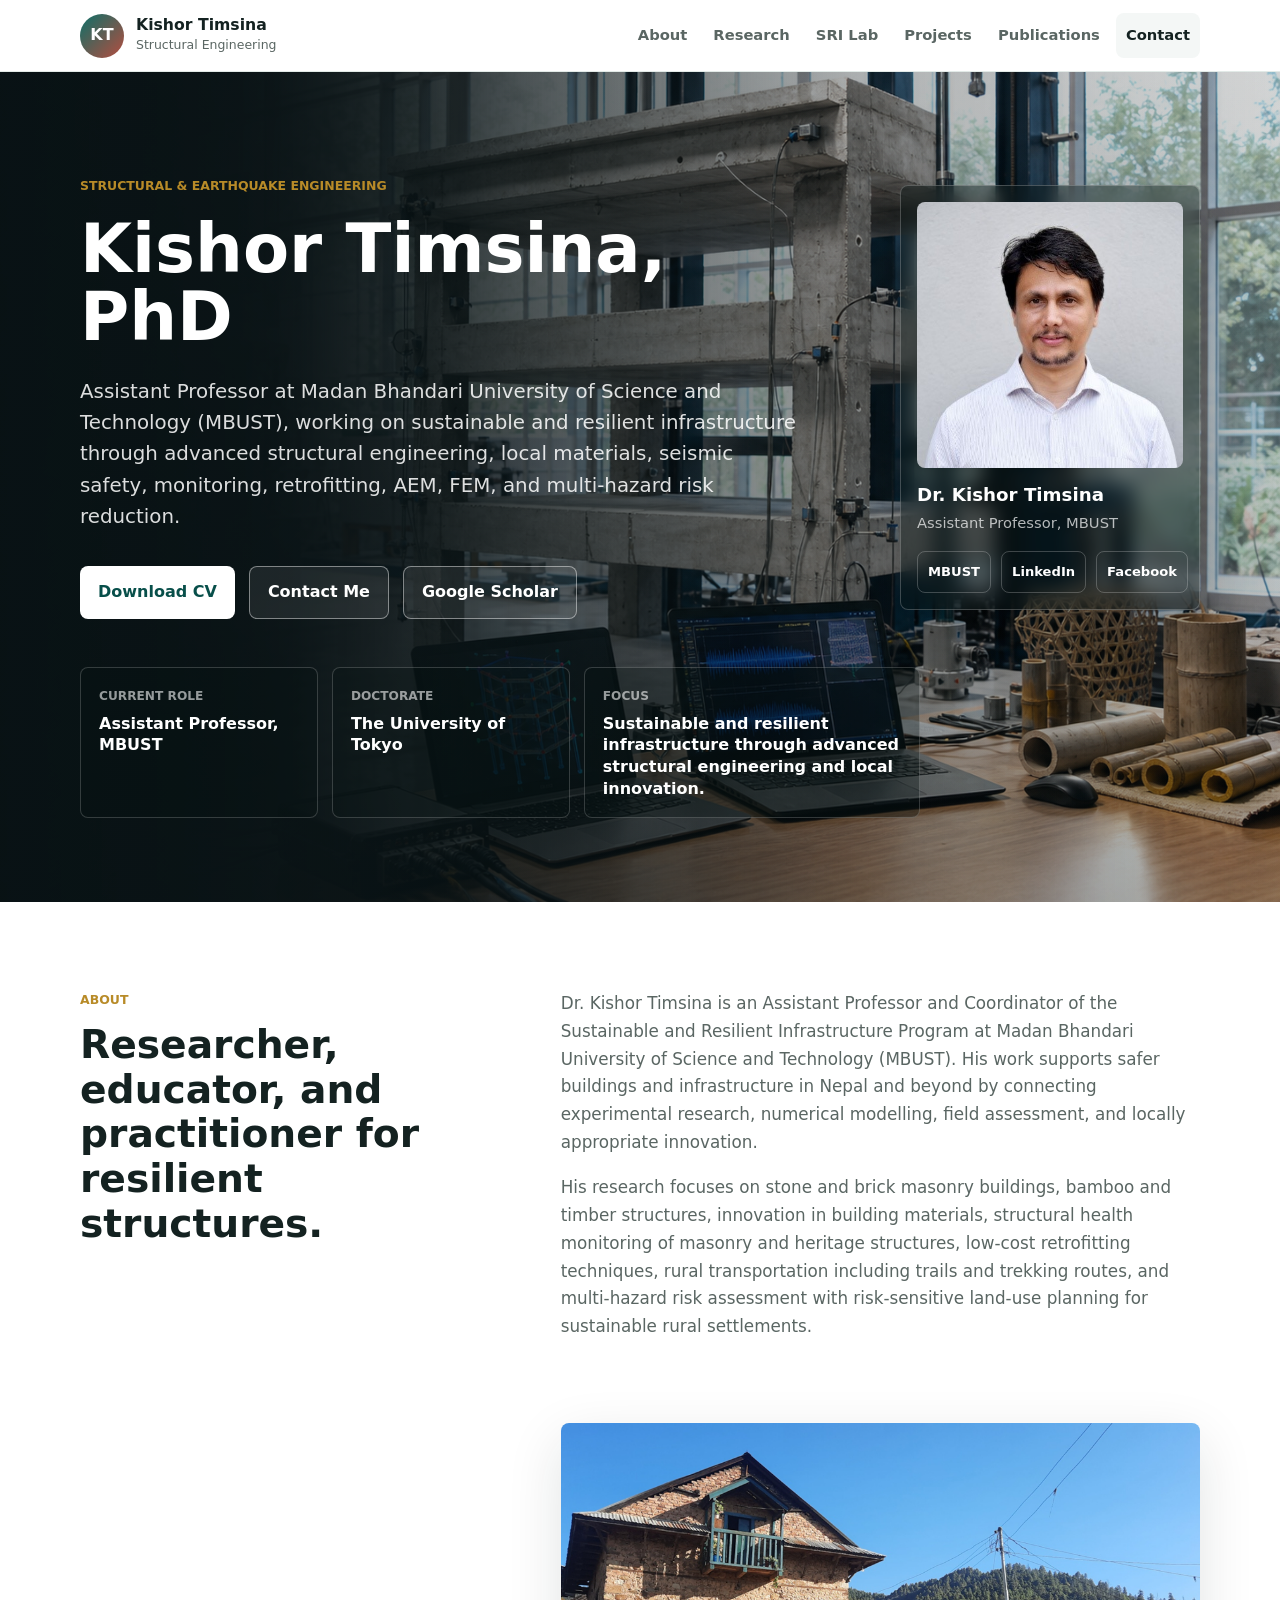
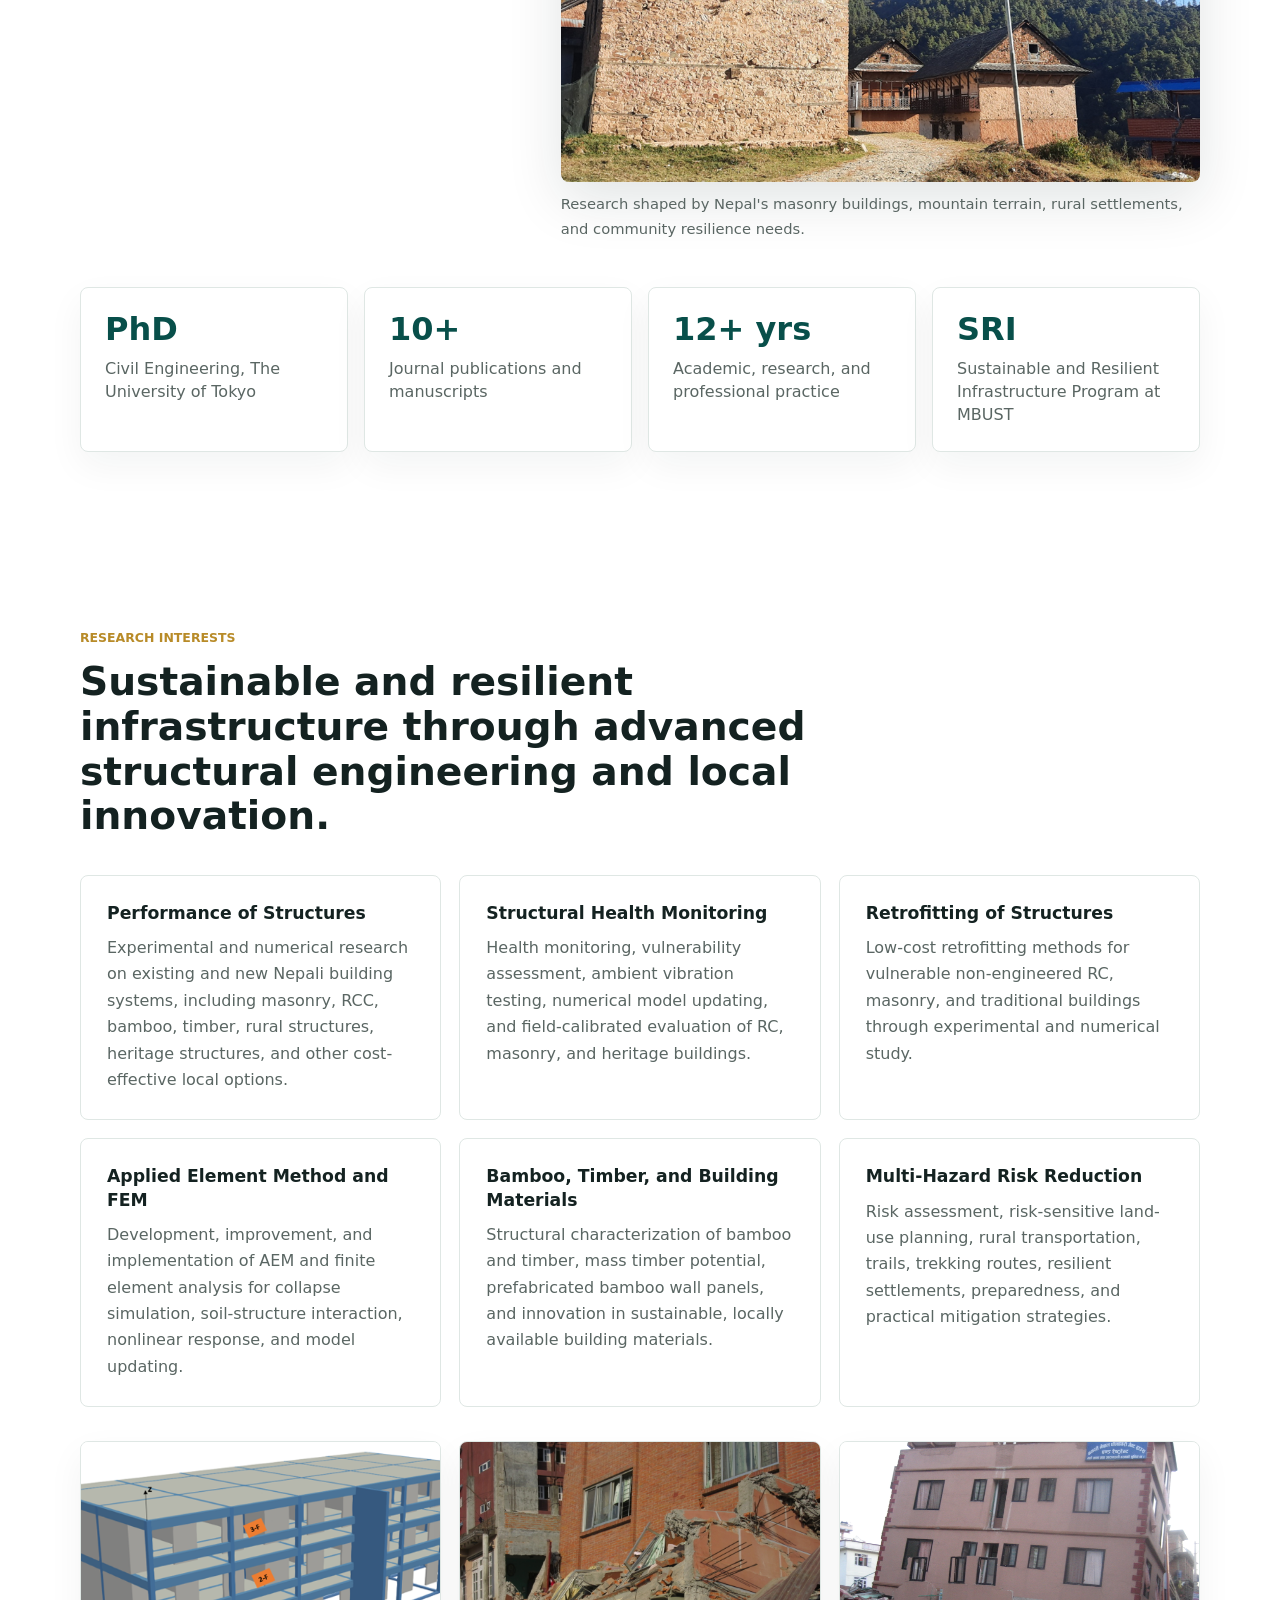
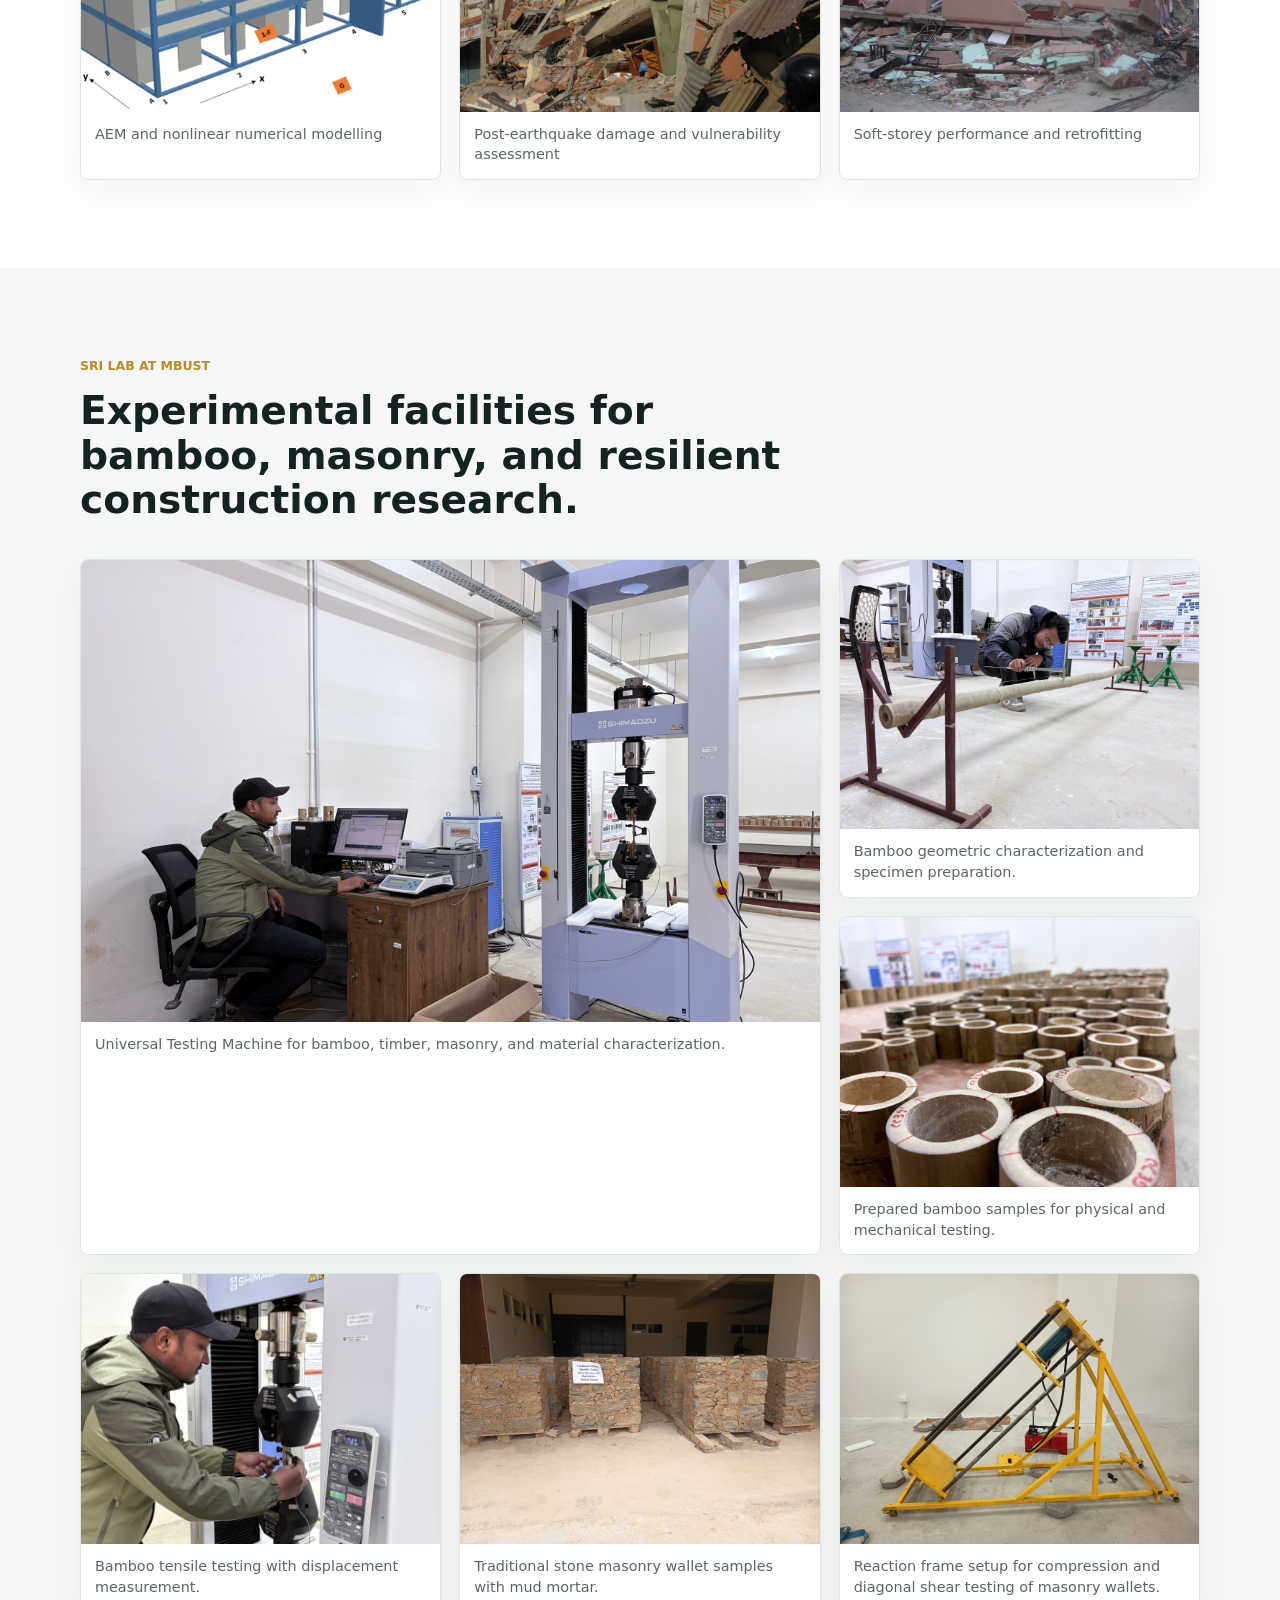
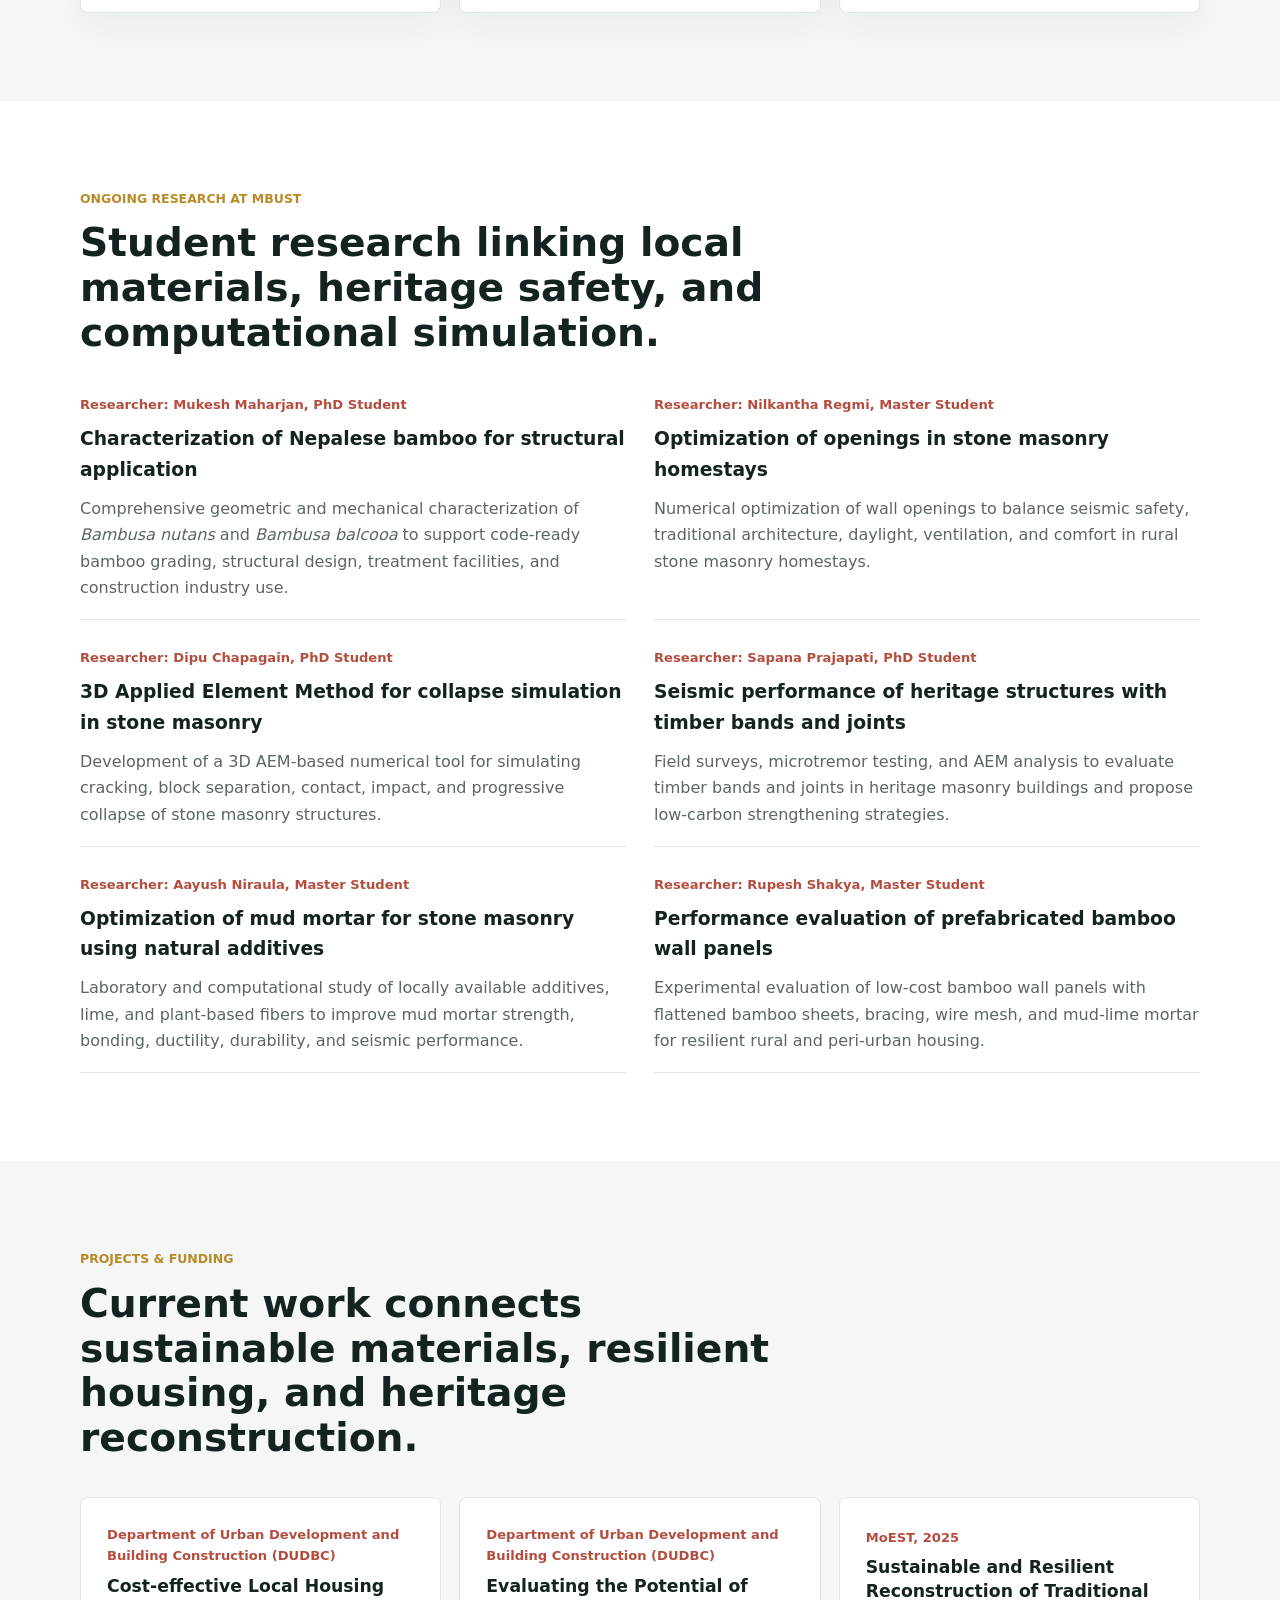
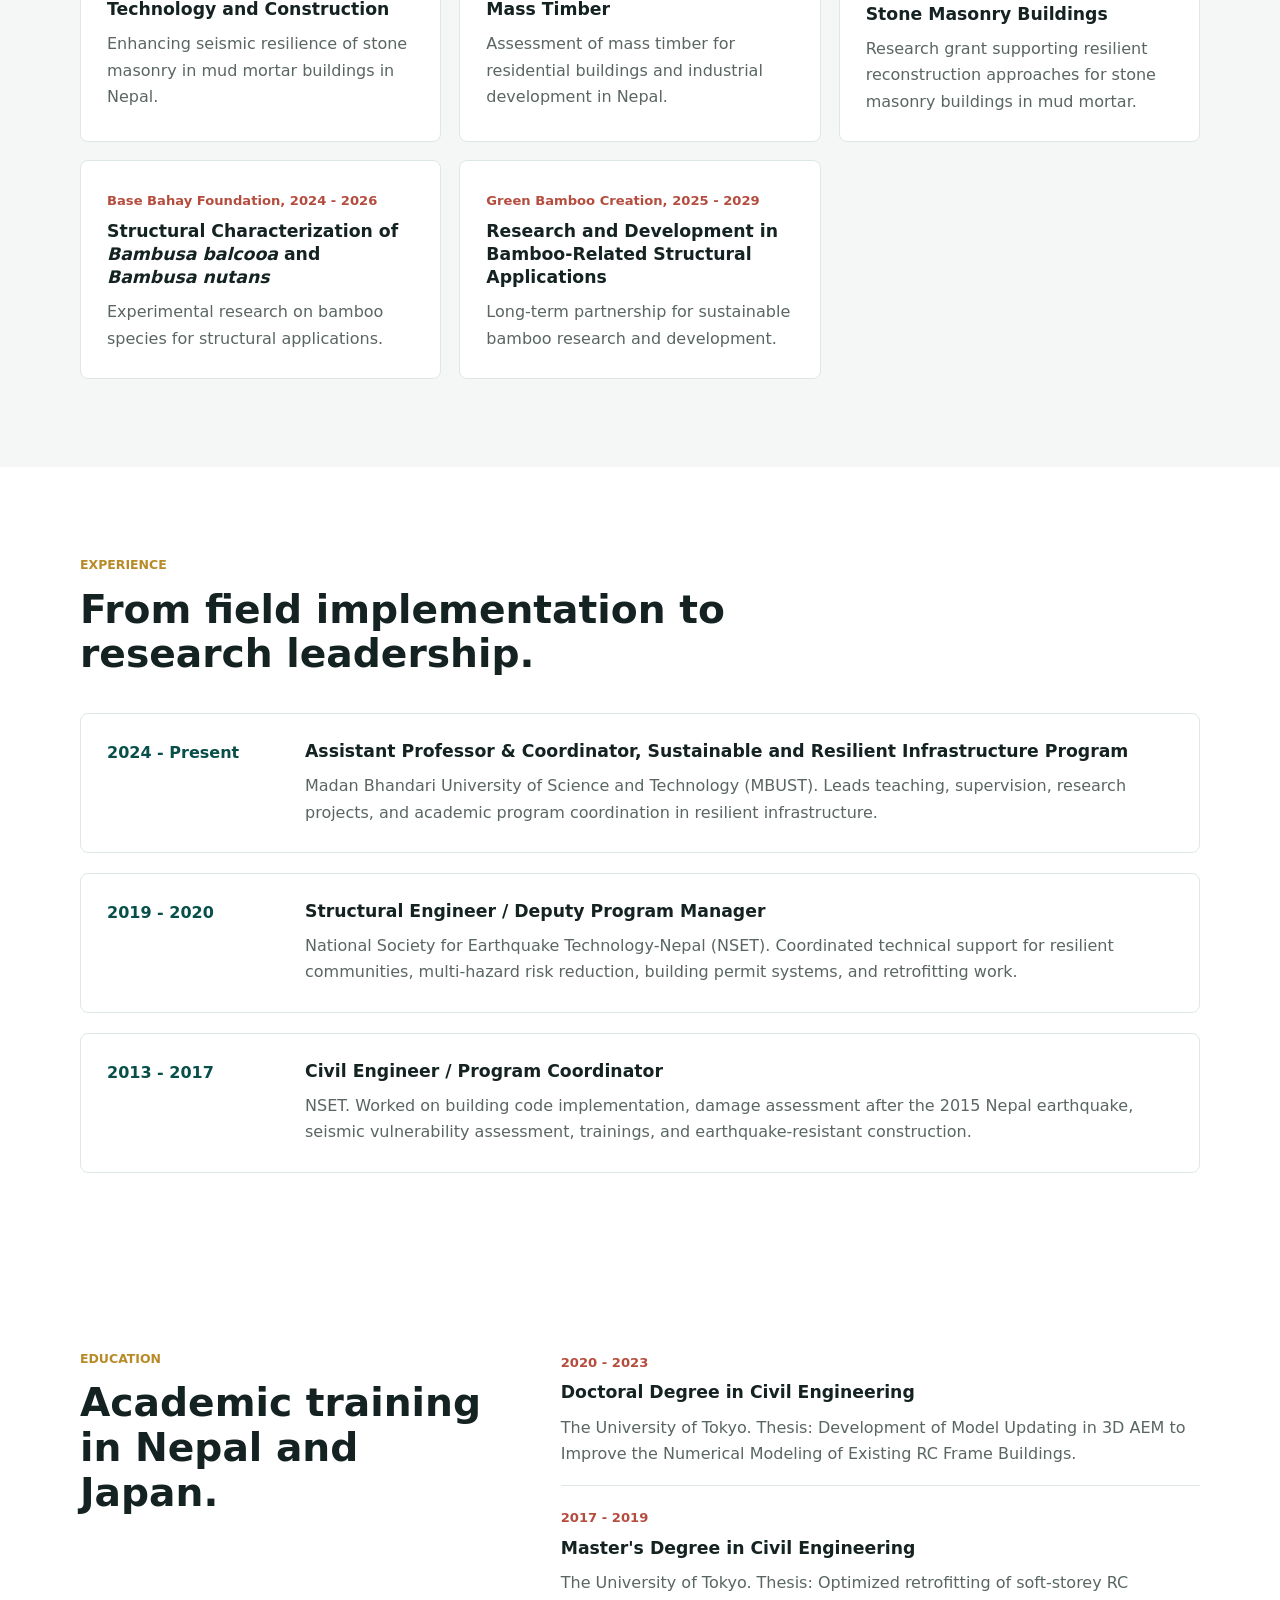
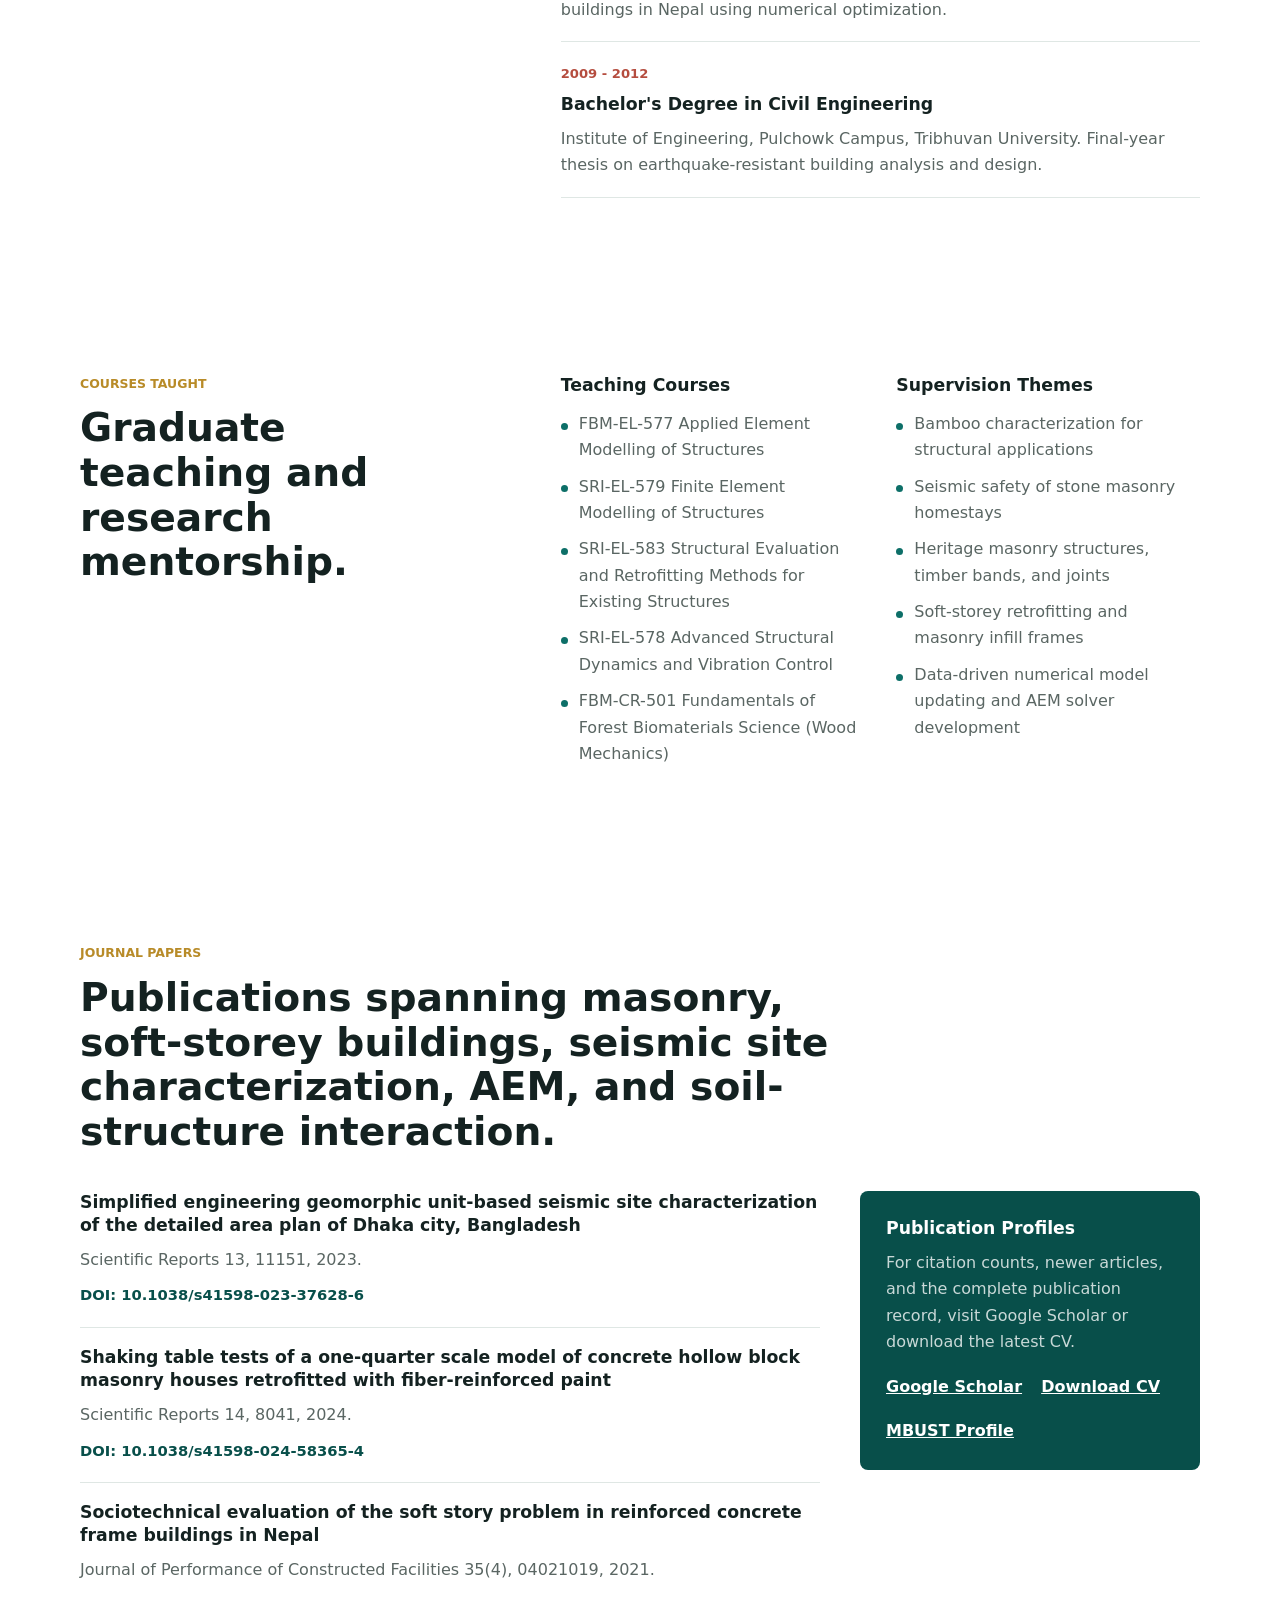
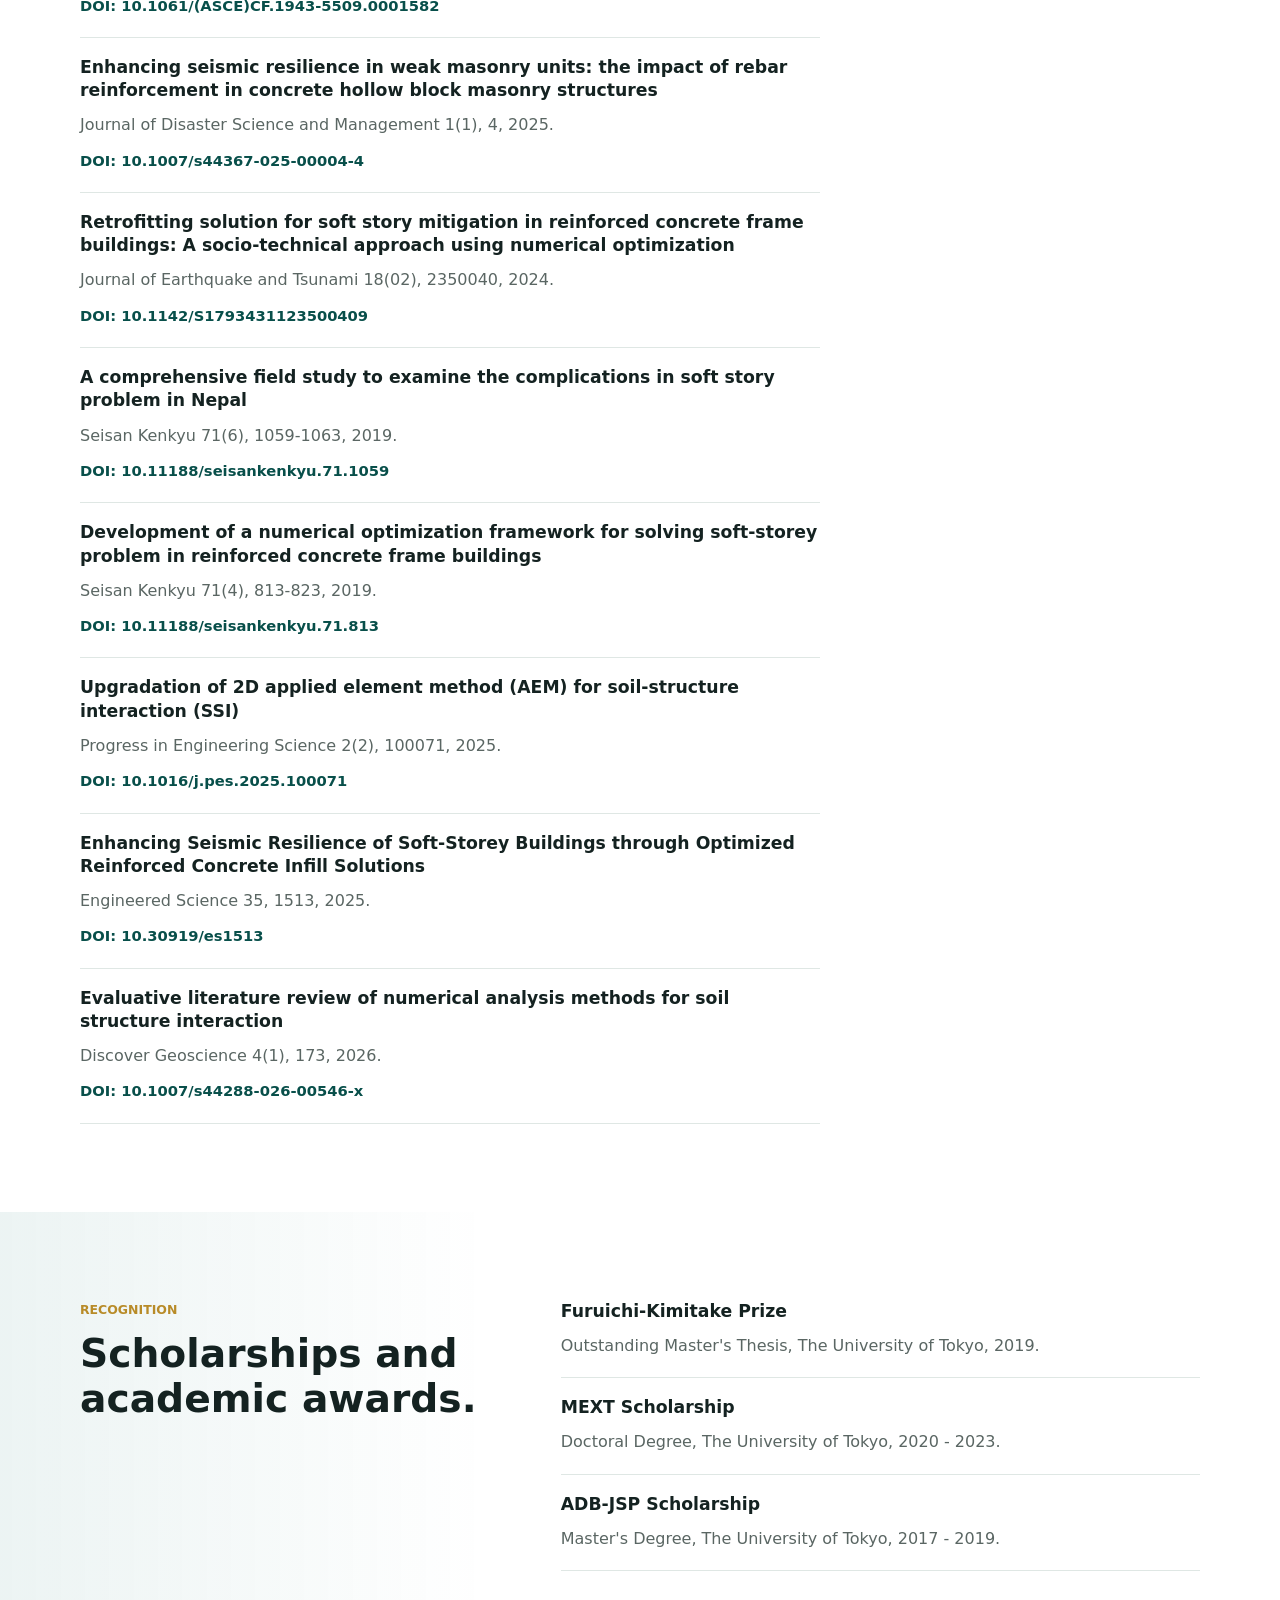
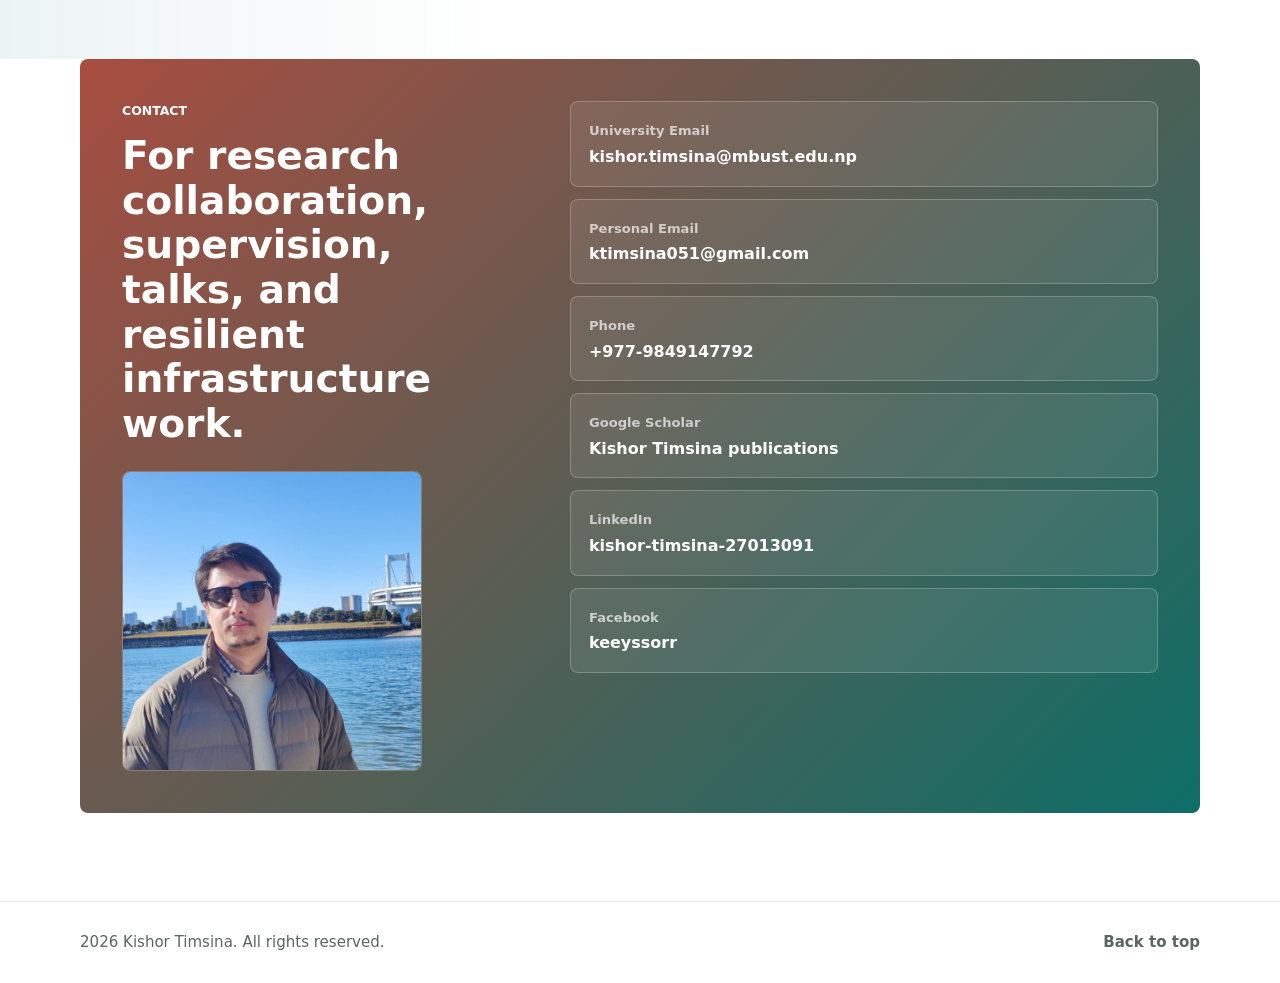
<file: index.html>
<!doctype html>
<html lang="en">
  <head>
    <meta charset="utf-8">
    <meta name="viewport" content="width=device-width, initial-scale=1">
    <title>Kishor Timsina, PhD | Structural & Earthquake Engineering</title>
    <meta
      name="description"
      content="Kishor Timsina, PhD, is an Assistant Professor at Madan Bhandari University of Science and Technology working on sustainable and resilient infrastructure, masonry and bamboo structures, structural health monitoring, retrofitting, AEM, FEM, and multi-hazard risk reduction."
    >
    <link rel="canonical" href="https://kishortimsina.com.np/">
    <meta property="og:title" content="Kishor Timsina, PhD">
    <meta property="og:description" content="Structural and earthquake engineering researcher, educator, and practitioner.">
    <meta property="og:type" content="website">
    <meta property="og:url" content="https://kishortimsina.com.np/">
    <meta property="og:image" content="https://kishortimsina.com.np/assets/kishor-headshot.jpg">
    <meta name="theme-color" content="#0d6f68">
    <link rel="stylesheet" href="styles.css">
    <script defer src="script.js"></script>
    <script type="application/ld+json">
      {
        "@context": "https://schema.org",
        "@type": "Person",
        "name": "Kishor Timsina",
        "honorificSuffix": "PhD",
        "jobTitle": "Assistant Professor",
        "url": "https://kishortimsina.com.np/",
        "image": "https://kishortimsina.com.np/assets/kishor-headshot.jpg",
        "email": ["mailto:ktimsina051@gmail.com", "mailto:kishor.timsina@mbust.edu.np"],
        "telephone": "+977-9849147792",
        "sameAs": [
          "https://www.mbust.edu.np/personnel/kishor-timsina/",
          "https://scholar.google.com/citations?user=b6fadQQAAAAJ&hl=en&oi=ao",
          "https://www.linkedin.com/in/kishor-timsina-27013091/",
          "https://www.facebook.com/keeyssorr"
        ],
        "address": {
          "@type": "PostalAddress",
          "addressLocality": "Jhapa",
          "addressCountry": "Nepal"
        },
        "affiliation": {
          "@type": "CollegeOrUniversity",
          "name": "Madan Bhandari University of Science and Technology"
        },
        "alumniOf": [
          {
            "@type": "CollegeOrUniversity",
            "name": "The University of Tokyo"
          },
          {
            "@type": "CollegeOrUniversity",
            "name": "Tribhuvan University, Institute of Engineering"
          }
        ],
        "knowsAbout": [
          "Structural Engineering",
          "Earthquake Engineering",
          "Stone Masonry Buildings",
          "Brick Masonry Buildings",
          "Structural Health Monitoring",
          "Applied Element Method",
          "Finite Element Method",
          "Retrofitting",
          "Bamboo and Timber Structures",
          "Multi-Hazard Risk Reduction"
        ]
      }
    </script>
  </head>
  <body>
    <a class="skip-link" href="#main">Skip to content</a>
    <header class="site-header" data-header>
      <a class="brand" href="#home" aria-label="Kishor Timsina home">
        <span class="brand-mark">KT</span>
        <span>
          <strong>Kishor Timsina</strong>
          <small>Structural Engineering</small>
        </span>
      </a>

      <button class="nav-toggle" type="button" aria-expanded="false" aria-controls="site-nav">
        <span></span>
        <span></span>
        <span></span>
        <span class="visually-hidden">Toggle navigation</span>
      </button>

      <nav class="site-nav" id="site-nav" aria-label="Primary navigation">
        <a href="#about">About</a>
        <a href="#research">Research</a>
        <a href="#lab">SRI Lab</a>
        <a href="#projects">Projects</a>
        <a href="#publications">Publications</a>
        <a href="#contact">Contact</a>
      </nav>
    </header>

    <main id="main">
      <section class="hero" id="home" aria-label="Profile introduction">
        <img
          class="hero-image"
          src="assets/hero-structural-engineering.png"
          alt="Structural engineering laboratory with an instrumented reinforced concrete frame and bamboo material samples"
        >
        <div class="hero-overlay" aria-hidden="true"></div>
        <div class="hero-content">
          <div class="hero-layout">
            <div class="hero-copy">
              <p class="eyebrow">Structural &amp; Earthquake Engineering</p>
              <h1><span>Kishor Timsina,</span> <span class="degree">PhD</span></h1>
              <p class="hero-lede">
                Assistant Professor at Madan Bhandari University of Science and Technology (MBUST), working on
                sustainable and resilient infrastructure through advanced structural engineering, local materials,
                seismic safety, monitoring, retrofitting, AEM, FEM, and multi-hazard risk reduction.
              </p>
              <div class="hero-actions" aria-label="Primary actions">
                <a class="button button-primary" href="assets/cv-kishor-timsina.pdf" download>Download CV</a>
                <a class="button button-secondary" href="mailto:kishor.timsina@mbust.edu.np">Contact Me</a>
                <a class="button button-secondary" href="https://scholar.google.com/citations?user=b6fadQQAAAAJ&hl=en&oi=ao" target="_blank" rel="noreferrer">Google Scholar</a>
              </div>
            </div>
            <aside class="hero-profile" aria-label="Profile portrait and links">
              <img src="assets/kishor-headshot.jpg" alt="Portrait of Kishor Timsina">
              <div>
                <strong>Dr. Kishor Timsina</strong>
                <span>Assistant Professor, MBUST</span>
              </div>
              <div class="profile-links">
                <a href="https://www.mbust.edu.np/personnel/kishor-timsina/" target="_blank" rel="noreferrer">MBUST</a>
                <a href="https://www.linkedin.com/in/kishor-timsina-27013091/" target="_blank" rel="noreferrer">LinkedIn</a>
                <a href="https://www.facebook.com/keeyssorr" target="_blank" rel="noreferrer">Facebook</a>
              </div>
            </aside>
          </div>
          <dl class="hero-facts">
            <div>
              <dt>Current Role</dt>
              <dd>Assistant Professor, MBUST</dd>
            </div>
            <div>
              <dt>Doctorate</dt>
              <dd>The University of Tokyo</dd>
            </div>
            <div>
              <dt>Focus</dt>
              <dd>Sustainable and resilient infrastructure through advanced structural engineering and local innovation.</dd>
            </div>
          </dl>
        </div>
      </section>

      <section class="section intro-section" id="about">
        <div class="wrap intro-grid">
          <div>
            <p class="section-kicker">About</p>
            <h2>Researcher, educator, and practitioner for resilient structures.</h2>
          </div>
          <div class="intro-copy">
            <p>
              Dr. Kishor Timsina is an Assistant Professor and Coordinator of the Sustainable and
              Resilient Infrastructure Program at Madan Bhandari University of Science and Technology (MBUST).
              His work supports safer buildings and infrastructure in Nepal and beyond by connecting
              experimental research, numerical modelling, field assessment, and locally appropriate innovation.
            </p>
            <p>
              His research focuses on stone and brick masonry buildings, bamboo and timber structures,
              innovation in building materials, structural health monitoring of masonry and heritage structures,
              low-cost retrofitting techniques, rural transportation including trails and trekking routes, and
              multi-hazard risk assessment with risk-sensitive land-use planning for sustainable rural settlements.
            </p>
          </div>
          <figure class="about-visual">
            <img src="assets/stone-masonry-rural.png" alt="Traditional stone masonry buildings in a rural hill settlement" loading="lazy">
            <figcaption>Research shaped by Nepal's masonry buildings, mountain terrain, rural settlements, and community resilience needs.</figcaption>
          </figure>
        </div>

        <div class="wrap stat-grid" aria-label="Profile highlights">
          <article class="stat-card">
            <strong>PhD</strong>
            <span>Civil Engineering, The University of Tokyo</span>
          </article>
          <article class="stat-card">
            <strong>10+</strong>
            <span>Journal publications and manuscripts</span>
          </article>
          <article class="stat-card">
            <strong>12+ yrs</strong>
            <span>Academic, research, and professional practice</span>
          </article>
          <article class="stat-card">
            <strong>SRI</strong>
            <span>Sustainable and Resilient Infrastructure Program at MBUST</span>
          </article>
        </div>
      </section>

      <section class="section" id="research">
        <div class="wrap section-heading">
          <p class="section-kicker">Research Interests</p>
          <h2>Sustainable and resilient infrastructure through advanced structural engineering and local innovation.</h2>
        </div>
        <div class="wrap research-grid">
          <article class="topic-card">
            <h3>Performance of Structures</h3>
            <p>
              Experimental and numerical research on existing and new Nepali building systems, including masonry,
              RCC, bamboo, timber, rural structures, heritage structures, and other cost-effective local options.
            </p>
          </article>
          <article class="topic-card">
            <h3>Structural Health Monitoring</h3>
            <p>
              Health monitoring, vulnerability assessment, ambient vibration testing, numerical model updating,
              and field-calibrated evaluation of RC, masonry, and heritage buildings.
            </p>
          </article>
          <article class="topic-card">
            <h3>Retrofitting of Structures</h3>
            <p>
              Low-cost retrofitting methods for vulnerable non-engineered RC, masonry, and traditional buildings
              through experimental and numerical study.
            </p>
          </article>
          <article class="topic-card">
            <h3>Applied Element Method and FEM</h3>
            <p>
              Development, improvement, and implementation of AEM and finite element analysis for collapse
              simulation, soil-structure interaction, nonlinear response, and model updating.
            </p>
          </article>
          <article class="topic-card">
            <h3>Bamboo, Timber, and Building Materials</h3>
            <p>
              Structural characterization of bamboo and timber, mass timber potential, prefabricated bamboo wall
              panels, and innovation in sustainable, locally available building materials.
            </p>
          </article>
          <article class="topic-card">
            <h3>Multi-Hazard Risk Reduction</h3>
            <p>
              Risk assessment, risk-sensitive land-use planning, rural transportation, trails, trekking routes,
              resilient settlements, preparedness, and practical mitigation strategies.
            </p>
          </article>
        </div>

        <div class="wrap image-strip" aria-label="Research visuals">
          <figure>
            <img src="assets/aem-model.png" alt="Applied Element Method model of a reinforced concrete frame building" loading="lazy">
            <figcaption>AEM and nonlinear numerical modelling</figcaption>
          </figure>
          <figure>
            <img src="assets/earthquake-damage.jpg" alt="Earthquake-damaged masonry and reinforced concrete building" loading="lazy">
            <figcaption>Post-earthquake damage and vulnerability assessment</figcaption>
          </figure>
          <figure>
            <img src="assets/soft-story-damage.jpg" alt="Soft-storey damage in a reinforced concrete frame building" loading="lazy">
            <figcaption>Soft-storey performance and retrofitting</figcaption>
          </figure>
        </div>
      </section>

      <section class="section band" id="lab">
        <div class="wrap section-heading">
          <p class="section-kicker">SRI Lab at MBUST</p>
          <h2>Experimental facilities for bamboo, masonry, and resilient construction research.</h2>
        </div>
        <div class="wrap lab-gallery">
          <figure class="gallery-large">
            <img src="assets/sri-lab-utm.jpeg" alt="Universal Testing Machine in the SRI Lab at MBUST" loading="lazy">
            <figcaption>Universal Testing Machine for bamboo, timber, masonry, and material characterization.</figcaption>
          </figure>
          <figure>
            <img src="assets/bamboo-measurement.jpeg" alt="Bamboo culm measurement in the laboratory" loading="lazy">
            <figcaption>Bamboo geometric characterization and specimen preparation.</figcaption>
          </figure>
          <figure>
            <img src="assets/bamboo-samples.jpeg" alt="Prepared bamboo samples in the SRI Lab" loading="lazy">
            <figcaption>Prepared bamboo samples for physical and mechanical testing.</figcaption>
          </figure>
          <figure>
            <img src="assets/bamboo-tensile-test.jpeg" alt="Bamboo tensile testing setup" loading="lazy">
            <figcaption>Bamboo tensile testing with displacement measurement.</figcaption>
          </figure>
          <figure>
            <img src="assets/masonry-wallet-samples.jpg" alt="Stone masonry wallet samples for testing" loading="lazy">
            <figcaption>Traditional stone masonry wallet samples with mud mortar.</figcaption>
          </figure>
          <figure>
            <img src="assets/masonry-reaction-frame.jpg" alt="Reaction frame setup for masonry wallet testing" loading="lazy">
            <figcaption>Reaction frame setup for compression and diagonal shear testing of masonry wallets.</figcaption>
          </figure>
        </div>
      </section>

      <section class="section" id="ongoing-research">
        <div class="wrap section-heading">
          <p class="section-kicker">Ongoing Research at MBUST</p>
          <h2>Student research linking local materials, heritage safety, and computational simulation.</h2>
        </div>
        <div class="wrap project-list">
          <article>
            <span>Researcher: Mukesh Maharjan, PhD Student</span>
            <h3>Characterization of Nepalese bamboo for structural application</h3>
            <p>
              Comprehensive geometric and mechanical characterization of <em>Bambusa nutans</em> and
              <em>Bambusa balcooa</em> to support code-ready bamboo grading, structural design, treatment
              facilities, and construction industry use.
            </p>
          </article>
          <article>
            <span>Researcher: Nilkantha Regmi, Master Student</span>
            <h3>Optimization of openings in stone masonry homestays</h3>
            <p>
              Numerical optimization of wall openings to balance seismic safety, traditional architecture,
              daylight, ventilation, and comfort in rural stone masonry homestays.
            </p>
          </article>
          <article>
            <span>Researcher: Dipu Chapagain, PhD Student</span>
            <h3>3D Applied Element Method for collapse simulation in stone masonry</h3>
            <p>
              Development of a 3D AEM-based numerical tool for simulating cracking, block separation,
              contact, impact, and progressive collapse of stone masonry structures.
            </p>
          </article>
          <article>
            <span>Researcher: Sapana Prajapati, PhD Student</span>
            <h3>Seismic performance of heritage structures with timber bands and joints</h3>
            <p>
              Field surveys, microtremor testing, and AEM analysis to evaluate timber bands and joints in
              heritage masonry buildings and propose low-carbon strengthening strategies.
            </p>
          </article>
          <article>
            <span>Researcher: Aayush Niraula, Master Student</span>
            <h3>Optimization of mud mortar for stone masonry using natural additives</h3>
            <p>
              Laboratory and computational study of locally available additives, lime, and plant-based fibers
              to improve mud mortar strength, bonding, ductility, durability, and seismic performance.
            </p>
          </article>
          <article>
            <span>Researcher: Rupesh Shakya, Master Student</span>
            <h3>Performance evaluation of prefabricated bamboo wall panels</h3>
            <p>
              Experimental evaluation of low-cost bamboo wall panels with flattened bamboo sheets, bracing,
              wire mesh, and mud-lime mortar for resilient rural and peri-urban housing.
            </p>
          </article>
        </div>
      </section>

      <section class="section band" id="projects">
        <div class="wrap section-heading">
          <p class="section-kicker">Projects &amp; Funding</p>
          <h2>Current work connects sustainable materials, resilient housing, and heritage reconstruction.</h2>
        </div>
        <div class="wrap project-grid">
          <article class="project-card">
            <span>Department of Urban Development and Building Construction (DUDBC)</span>
            <h3>Cost-effective Local Housing Technology and Construction</h3>
            <p>Enhancing seismic resilience of stone masonry in mud mortar buildings in Nepal.</p>
          </article>
          <article class="project-card">
            <span>Department of Urban Development and Building Construction (DUDBC)</span>
            <h3>Evaluating the Potential of Mass Timber</h3>
            <p>Assessment of mass timber for residential buildings and industrial development in Nepal.</p>
          </article>
          <article class="project-card">
            <span>MoEST, 2025</span>
            <h3>Sustainable and Resilient Reconstruction of Traditional Stone Masonry Buildings</h3>
            <p>Research grant supporting resilient reconstruction approaches for stone masonry buildings in mud mortar.</p>
          </article>
          <article class="project-card">
            <span>Base Bahay Foundation, 2024 - 2026</span>
            <h3>Structural Characterization of <em>Bambusa balcooa</em> and <em>Bambusa nutans</em></h3>
            <p>Experimental research on bamboo species for structural applications.</p>
          </article>
          <article class="project-card">
            <span>Green Bamboo Creation, 2025 - 2029</span>
            <h3>Research and Development in Bamboo-Related Structural Applications</h3>
            <p>Long-term partnership for sustainable bamboo research and development.</p>
          </article>
        </div>
      </section>

      <section class="section" id="experience">
        <div class="wrap section-heading">
          <p class="section-kicker">Experience</p>
          <h2>From field implementation to research leadership.</h2>
        </div>
        <div class="wrap timeline">
          <article class="timeline-item">
            <time>2024 - Present</time>
            <div>
              <h3>Assistant Professor &amp; Coordinator, Sustainable and Resilient Infrastructure Program</h3>
              <p>
                Madan Bhandari University of Science and Technology (MBUST). Leads teaching, supervision,
                research projects, and academic program coordination in resilient infrastructure.
              </p>
            </div>
          </article>
          <article class="timeline-item">
            <time>2019 - 2020</time>
            <div>
              <h3>Structural Engineer / Deputy Program Manager</h3>
              <p>
                National Society for Earthquake Technology-Nepal (NSET). Coordinated technical support for
                resilient communities, multi-hazard risk reduction, building permit systems, and retrofitting work.
              </p>
            </div>
          </article>
          <article class="timeline-item">
            <time>2013 - 2017</time>
            <div>
              <h3>Civil Engineer / Program Coordinator</h3>
              <p>
                NSET. Worked on building code implementation, damage assessment after the 2015 Nepal earthquake,
                seismic vulnerability assessment, trainings, and earthquake-resistant construction.
              </p>
            </div>
          </article>
        </div>
      </section>

      <section class="section education-section">
        <div class="wrap split">
          <div>
            <p class="section-kicker">Education</p>
            <h2>Academic training in Nepal and Japan.</h2>
          </div>
          <div class="education-list">
            <article>
              <span>2020 - 2023</span>
              <h3>Doctoral Degree in Civil Engineering</h3>
              <p>The University of Tokyo. Thesis: Development of Model Updating in 3D AEM to Improve the Numerical Modeling of Existing RC Frame Buildings.</p>
            </article>
            <article>
              <span>2017 - 2019</span>
              <h3>Master's Degree in Civil Engineering</h3>
              <p>The University of Tokyo. Thesis: Optimized retrofitting of soft-storey RC buildings in Nepal using numerical optimization.</p>
            </article>
            <article>
              <span>2009 - 2012</span>
              <h3>Bachelor's Degree in Civil Engineering</h3>
              <p>Institute of Engineering, Pulchowk Campus, Tribhuvan University. Final-year thesis on earthquake-resistant building analysis and design.</p>
            </article>
          </div>
        </div>
      </section>

      <section class="section teaching-section">
        <div class="wrap split">
          <div>
            <p class="section-kicker">Courses Taught</p>
            <h2>Graduate teaching and research mentorship.</h2>
          </div>
          <div class="two-column-list">
            <div>
              <h3>Teaching Courses</h3>
              <ul>
                <li>FBM-EL-577 Applied Element Modelling of Structures</li>
                <li>SRI-EL-579 Finite Element Modelling of Structures</li>
                <li>SRI-EL-583 Structural Evaluation and Retrofitting Methods for Existing Structures</li>
                <li>SRI-EL-578 Advanced Structural Dynamics and Vibration Control</li>
                <li>FBM-CR-501 Fundamentals of Forest Biomaterials Science (Wood Mechanics)</li>
              </ul>
            </div>
            <div>
              <h3>Supervision Themes</h3>
              <ul>
                <li>Bamboo characterization for structural applications</li>
                <li>Seismic safety of stone masonry homestays</li>
                <li>Heritage masonry structures, timber bands, and joints</li>
                <li>Soft-storey retrofitting and masonry infill frames</li>
                <li>Data-driven numerical model updating and AEM solver development</li>
              </ul>
            </div>
          </div>
        </div>
      </section>

      <section class="section" id="publications">
        <div class="wrap section-heading">
          <p class="section-kicker">Journal Papers</p>
          <h2>Publications spanning masonry, soft-storey buildings, seismic site characterization, AEM, and soil-structure interaction.</h2>
        </div>
        <div class="wrap publication-layout">
          <div class="publication-list">
            <article>
              <h3>Simplified engineering geomorphic unit-based seismic site characterization of the detailed area plan of Dhaka city, Bangladesh</h3>
              <p>Scientific Reports 13, 11151, 2023.</p>
              <a href="https://doi.org/10.1038/s41598-023-37628-6" target="_blank" rel="noreferrer">DOI: 10.1038/s41598-023-37628-6</a>
            </article>
            <article>
              <h3>Shaking table tests of a one-quarter scale model of concrete hollow block masonry houses retrofitted with fiber-reinforced paint</h3>
              <p>Scientific Reports 14, 8041, 2024.</p>
              <a href="https://doi.org/10.1038/s41598-024-58365-4" target="_blank" rel="noreferrer">DOI: 10.1038/s41598-024-58365-4</a>
            </article>
            <article>
              <h3>Sociotechnical evaluation of the soft story problem in reinforced concrete frame buildings in Nepal</h3>
              <p>Journal of Performance of Constructed Facilities 35(4), 04021019, 2021.</p>
              <a href="https://doi.org/10.1061/(ASCE)CF.1943-5509.0001582" target="_blank" rel="noreferrer">DOI: 10.1061/(ASCE)CF.1943-5509.0001582</a>
            </article>
            <article>
              <h3>Enhancing seismic resilience in weak masonry units: the impact of rebar reinforcement in concrete hollow block masonry structures</h3>
              <p>Journal of Disaster Science and Management 1(1), 4, 2025.</p>
              <a href="https://doi.org/10.1007/s44367-025-00004-4" target="_blank" rel="noreferrer">DOI: 10.1007/s44367-025-00004-4</a>
            </article>
            <article>
              <h3>Retrofitting solution for soft story mitigation in reinforced concrete frame buildings: A socio-technical approach using numerical optimization</h3>
              <p>Journal of Earthquake and Tsunami 18(02), 2350040, 2024.</p>
              <a href="https://doi.org/10.1142/S1793431123500409" target="_blank" rel="noreferrer">DOI: 10.1142/S1793431123500409</a>
            </article>
            <article>
              <h3>A comprehensive field study to examine the complications in soft story problem in Nepal</h3>
              <p>Seisan Kenkyu 71(6), 1059-1063, 2019.</p>
              <a href="https://doi.org/10.11188/seisankenkyu.71.1059" target="_blank" rel="noreferrer">DOI: 10.11188/seisankenkyu.71.1059</a>
            </article>
            <article>
              <h3>Development of a numerical optimization framework for solving soft-storey problem in reinforced concrete frame buildings</h3>
              <p>Seisan Kenkyu 71(4), 813-823, 2019.</p>
              <a href="https://doi.org/10.11188/seisankenkyu.71.813" target="_blank" rel="noreferrer">DOI: 10.11188/seisankenkyu.71.813</a>
            </article>
            <article>
              <h3>Upgradation of 2D applied element method (AEM) for soil-structure interaction (SSI)</h3>
              <p>Progress in Engineering Science 2(2), 100071, 2025.</p>
              <a href="https://doi.org/10.1016/j.pes.2025.100071" target="_blank" rel="noreferrer">DOI: 10.1016/j.pes.2025.100071</a>
            </article>
            <article>
              <h3>Enhancing Seismic Resilience of Soft-Storey Buildings through Optimized Reinforced Concrete Infill Solutions</h3>
              <p>Engineered Science 35, 1513, 2025.</p>
              <a href="https://doi.org/10.30919/es1513" target="_blank" rel="noreferrer">DOI: 10.30919/es1513</a>
            </article>
            <article>
              <h3>Evaluative literature review of numerical analysis methods for soil structure interaction</h3>
              <p>Discover Geoscience 4(1), 173, 2026.</p>
              <a href="https://doi.org/10.1007/s44288-026-00546-x" target="_blank" rel="noreferrer">DOI: 10.1007/s44288-026-00546-x</a>
            </article>
          </div>
          <aside class="callout">
            <h3>Publication Profiles</h3>
            <p>
              For citation counts, newer articles, and the complete publication record, visit Google Scholar or download the latest CV.
            </p>
            <a href="https://scholar.google.com/citations?user=b6fadQQAAAAJ&hl=en&oi=ao" target="_blank" rel="noreferrer">Google Scholar</a>
            <a href="assets/cv-kishor-timsina.pdf" download>Download CV</a>
            <a href="https://www.mbust.edu.np/personnel/kishor-timsina/" target="_blank" rel="noreferrer">MBUST Profile</a>
          </aside>
        </div>
      </section>

      <section class="section recognition-section">
        <div class="wrap recognition-grid">
          <div>
            <p class="section-kicker">Recognition</p>
            <h2>Scholarships and academic awards.</h2>
          </div>
          <div class="recognition-list">
            <article>
              <h3>Furuichi-Kimitake Prize</h3>
              <p>Outstanding Master's Thesis, The University of Tokyo, 2019.</p>
            </article>
            <article>
              <h3>MEXT Scholarship</h3>
              <p>Doctoral Degree, The University of Tokyo, 2020 - 2023.</p>
            </article>
            <article>
              <h3>ADB-JSP Scholarship</h3>
              <p>Master's Degree, The University of Tokyo, 2017 - 2019.</p>
            </article>
          </div>
        </div>
      </section>

      <section class="section contact-section" id="contact">
        <div class="wrap contact-panel">
          <div>
            <p class="section-kicker">Contact</p>
            <h2>For research collaboration, supervision, talks, and resilient infrastructure work.</h2>
            <img class="contact-portrait" src="assets/kishor-field-portrait.jpg" alt="Kishor Timsina outdoors by the waterfront" loading="lazy">
          </div>
          <div class="contact-actions">
            <a class="contact-link" href="mailto:kishor.timsina@mbust.edu.np">
              <span>University Email</span>
              <strong>kishor.timsina@mbust.edu.np</strong>
            </a>
            <a class="contact-link" href="mailto:ktimsina051@gmail.com">
              <span>Personal Email</span>
              <strong>ktimsina051@gmail.com</strong>
            </a>
            <a class="contact-link" href="tel:+9779849147792">
              <span>Phone</span>
              <strong>+977-9849147792</strong>
            </a>
            <a class="contact-link" href="https://scholar.google.com/citations?user=b6fadQQAAAAJ&hl=en&oi=ao" target="_blank" rel="noreferrer">
              <span>Google Scholar</span>
              <strong>Kishor Timsina publications</strong>
            </a>
            <a class="contact-link" href="https://www.linkedin.com/in/kishor-timsina-27013091/" target="_blank" rel="noreferrer">
              <span>LinkedIn</span>
              <strong>kishor-timsina-27013091</strong>
            </a>
            <a class="contact-link" href="https://www.facebook.com/keeyssorr" target="_blank" rel="noreferrer">
              <span>Facebook</span>
              <strong>keeyssorr</strong>
            </a>
          </div>
        </div>
      </section>
    </main>

    <footer class="site-footer">
      <div class="wrap footer-inner">
        <p>2026 Kishor Timsina. All rights reserved.</p>
        <a href="#home">Back to top</a>
      </div>
    </footer>
  </body>
</html>
</file>
<file: styles.css>
:root {
  --ink: #142221;
  --muted: #5a6663;
  --paper: #ffffff;
  --soft: #f4f7f6;
  --line: #dfe7e4;
  --teal: #0d6f68;
  --teal-dark: #084f4a;
  --clay: #b54d3f;
  --gold: #b88b28;
  --shadow: 0 18px 55px rgba(12, 35, 34, 0.12);
  --radius: 8px;
  --max: 1120px;
}

* {
  box-sizing: border-box;
}

html {
  scroll-behavior: smooth;
}

body {
  margin: 0;
  color: var(--ink);
  background: var(--paper);
  font-family: Inter, ui-sans-serif, system-ui, -apple-system, BlinkMacSystemFont, "Segoe UI", sans-serif;
  font-size: 16px;
  line-height: 1.65;
}

img {
  display: block;
  max-width: 100%;
}

a {
  color: inherit;
}

p,
h1,
h2,
h3,
dl,
dd {
  margin: 0;
}

ul {
  margin: 0;
  padding: 0;
}

li {
  list-style: none;
}

.skip-link {
  position: fixed;
  top: 12px;
  left: 12px;
  z-index: 20;
  transform: translateY(-150%);
  padding: 10px 14px;
  background: var(--paper);
  color: var(--ink);
  border: 1px solid var(--line);
  border-radius: var(--radius);
}

.skip-link:focus {
  transform: translateY(0);
}

.visually-hidden {
  position: absolute;
  width: 1px;
  height: 1px;
  padding: 0;
  margin: -1px;
  overflow: hidden;
  clip: rect(0, 0, 0, 0);
  white-space: nowrap;
  border: 0;
}

.wrap {
  width: min(100% - 48px, var(--max));
  margin: 0 auto;
}

.site-header {
  position: sticky;
  top: 0;
  z-index: 15;
  display: flex;
  align-items: center;
  justify-content: space-between;
  gap: 24px;
  min-height: 72px;
  padding: 12px max(24px, calc((100vw - var(--max)) / 2));
  background: rgba(255, 255, 255, 0.92);
  border-bottom: 1px solid rgba(223, 231, 228, 0.88);
  backdrop-filter: blur(18px);
  transition: box-shadow 180ms ease, border-color 180ms ease;
}

.site-header.is-scrolled {
  box-shadow: 0 10px 30px rgba(20, 34, 33, 0.08);
}

.brand {
  display: inline-flex;
  align-items: center;
  gap: 12px;
  text-decoration: none;
}

.brand-mark {
  display: grid;
  place-items: center;
  width: 44px;
  height: 44px;
  color: #ffffff;
  background: linear-gradient(135deg, var(--teal), var(--clay));
  border-radius: 50%;
  font-weight: 800;
}

.brand strong,
.brand small {
  display: block;
}

.brand strong {
  font-size: 0.98rem;
  line-height: 1.2;
}

.brand small {
  color: var(--muted);
  font-size: 0.78rem;
}

.site-nav {
  display: flex;
  align-items: center;
  gap: 6px;
}

.site-nav a {
  padding: 10px 10px;
  border-radius: var(--radius);
  color: var(--muted);
  font-size: 0.92rem;
  font-weight: 700;
  text-decoration: none;
  transition: color 160ms ease, background 160ms ease;
}

.site-nav a:hover,
.site-nav a:focus-visible,
.site-nav a.is-active {
  color: var(--ink);
  background: var(--soft);
  outline: none;
}

.nav-toggle {
  display: none;
  width: 44px;
  height: 44px;
  padding: 0;
  border: 1px solid var(--line);
  border-radius: var(--radius);
  background: var(--paper);
}

.nav-toggle span:not(.visually-hidden) {
  display: block;
  width: 18px;
  height: 2px;
  margin: 4px auto;
  background: var(--ink);
}

.hero {
  position: relative;
  min-height: min(760px, calc(100svh - 100px));
  overflow: hidden;
  isolation: isolate;
}

.hero-image,
.hero-overlay {
  position: absolute;
  inset: 0;
  width: 100%;
  height: 100%;
}

.hero-image {
  object-fit: cover;
  object-position: center right;
  z-index: -2;
}

.hero-overlay {
  z-index: -1;
  background:
    linear-gradient(90deg, rgba(8, 18, 20, 0.94) 0%, rgba(8, 18, 20, 0.82) 33%, rgba(8, 18, 20, 0.24) 68%, rgba(8, 18, 20, 0.08) 100%),
    linear-gradient(180deg, rgba(8, 18, 20, 0.1), rgba(8, 18, 20, 0.26));
}

.hero-content {
  width: min(100% - 48px, var(--max));
  margin: 0 auto;
  padding: 104px 0 84px;
  color: #ffffff;
}

.hero-layout {
  display: grid;
  grid-template-columns: minmax(0, 1fr) 300px;
  gap: 48px;
  align-items: center;
}

.hero-copy {
  min-width: 0;
}

.eyebrow,
.section-kicker {
  color: var(--gold);
  font-size: 0.78rem;
  font-weight: 800;
  letter-spacing: 0;
  text-transform: uppercase;
}

.hero h1 {
  max-width: 720px;
  margin-top: 18px;
  font-size: 4.2rem;
  line-height: 1.02;
}

.hero h1 span {
  display: inline;
}

.hero-lede {
  max-width: 720px;
  margin-top: 24px;
  color: rgba(255, 255, 255, 0.86);
  font-size: 1.24rem;
  line-height: 1.58;
}

.hero-actions {
  display: flex;
  flex-wrap: wrap;
  gap: 14px;
  margin-top: 34px;
}

.hero-profile {
  justify-self: end;
  width: min(100%, 300px);
  padding: 16px;
  border: 1px solid rgba(255, 255, 255, 0.22);
  border-radius: var(--radius);
  background: rgba(6, 18, 18, 0.42);
  box-shadow: 0 24px 70px rgba(0, 0, 0, 0.28);
  backdrop-filter: blur(10px);
}

.hero-profile img {
  width: 100%;
  aspect-ratio: 1;
  object-fit: cover;
  border-radius: var(--radius);
}

.hero-profile strong,
.hero-profile span {
  display: block;
}

.hero-profile strong {
  margin-top: 16px;
  font-size: 1.14rem;
  line-height: 1.25;
}

.hero-profile span {
  margin-top: 4px;
  color: rgba(255, 255, 255, 0.7);
  font-size: 0.92rem;
}

.profile-links {
  display: flex;
  gap: 10px;
  margin-top: 16px;
}

.profile-links a {
  flex: 1;
  padding: 9px 10px;
  border: 1px solid rgba(255, 255, 255, 0.22);
  border-radius: var(--radius);
  color: #ffffff;
  font-size: 0.82rem;
  font-weight: 900;
  text-align: center;
  text-decoration: none;
}

.button {
  display: inline-flex;
  align-items: center;
  justify-content: center;
  min-height: 48px;
  padding: 12px 18px;
  border-radius: var(--radius);
  font-weight: 800;
  text-decoration: none;
}

.button-primary {
  color: var(--teal-dark);
  background: #ffffff;
}

.button-secondary {
  color: #ffffff;
  border: 1px solid rgba(255, 255, 255, 0.44);
  background: rgba(255, 255, 255, 0.08);
}

.hero-facts {
  display: grid;
  grid-template-columns: 0.92fr 0.92fr 1.3fr;
  gap: 14px;
  max-width: 840px;
  margin-top: 48px;
}

.hero-facts div {
  padding: 18px;
  border: 1px solid rgba(255, 255, 255, 0.18);
  border-radius: var(--radius);
  background: rgba(6, 18, 18, 0.34);
}

.hero-facts dt {
  color: rgba(255, 255, 255, 0.58);
  font-size: 0.76rem;
  font-weight: 800;
  text-transform: uppercase;
}

.hero-facts dd {
  margin-top: 7px;
  color: #ffffff;
  font-weight: 800;
  line-height: 1.35;
}

.section {
  padding: 88px 0;
}

.band {
  background: var(--soft);
}

.intro-grid,
.split,
.recognition-grid,
.contact-panel {
  display: grid;
  grid-template-columns: 0.78fr 1.22fr;
  gap: 72px;
  align-items: start;
}

.section h2 {
  max-width: 760px;
  margin-top: 12px;
  font-size: 2.45rem;
  line-height: 1.14;
}

.intro-copy {
  display: grid;
  gap: 18px;
  color: var(--muted);
  font-size: 1.05rem;
}

.about-visual {
  grid-column: 2;
  margin: 10px 0 0;
}

.about-visual img {
  width: 100%;
  aspect-ratio: 16 / 9;
  object-fit: cover;
  object-position: center;
  border-radius: var(--radius);
  box-shadow: var(--shadow);
}

.about-visual figcaption {
  margin-top: 10px;
  color: var(--muted);
  font-size: 0.92rem;
}

.stat-grid {
  display: grid;
  grid-template-columns: repeat(4, minmax(0, 1fr));
  gap: 16px;
  margin-top: 46px;
}

.stat-card,
.topic-card,
.project-card {
  border: 1px solid var(--line);
  border-radius: var(--radius);
  background: var(--paper);
}

.stat-card {
  padding: 24px;
  box-shadow: 0 14px 36px rgba(20, 34, 33, 0.05);
}

.stat-card strong {
  display: block;
  color: var(--teal-dark);
  font-size: 2rem;
  line-height: 1.1;
}

.stat-card span {
  display: block;
  margin-top: 10px;
  color: var(--muted);
  line-height: 1.45;
}

.section-heading {
  margin-bottom: 36px;
}

.card-grid,
.research-grid {
  display: grid;
  grid-template-columns: repeat(3, minmax(0, 1fr));
  gap: 18px;
}

.topic-card,
.project-card {
  padding: 26px;
  transition: transform 180ms ease, box-shadow 180ms ease, border-color 180ms ease;
}

.topic-card:hover,
.project-card:hover {
  transform: translateY(-3px);
  border-color: rgba(13, 111, 104, 0.35);
  box-shadow: var(--shadow);
}

.topic-card h3,
.project-card h3,
.publication-list h3,
.timeline-item h3,
.education-list h3,
.recognition-list h3,
.two-column-list h3,
.callout h3 {
  font-size: 1.08rem;
  line-height: 1.34;
}

.topic-card p,
.project-card p,
.timeline-item p,
.education-list p,
.publication-list p,
.recognition-list p,
.project-list p,
.callout p {
  margin-top: 10px;
  color: var(--muted);
}

.image-strip {
  display: grid;
  grid-template-columns: repeat(3, minmax(0, 1fr));
  gap: 18px;
  margin-top: 34px;
}

.image-strip figure,
.lab-gallery figure {
  overflow: hidden;
  margin: 0;
  border: 1px solid var(--line);
  border-radius: var(--radius);
  background: var(--paper);
  box-shadow: 0 14px 36px rgba(20, 34, 33, 0.05);
}

.image-strip img {
  width: 100%;
  aspect-ratio: 4 / 3;
  object-fit: cover;
}

.image-strip figcaption,
.lab-gallery figcaption {
  padding: 12px 14px 14px;
  color: var(--muted);
  font-size: 0.9rem;
  line-height: 1.45;
}

.lab-gallery {
  display: grid;
  grid-template-columns: repeat(3, minmax(0, 1fr));
  gap: 18px;
}

.lab-gallery .gallery-large {
  grid-column: span 2;
  grid-row: span 2;
}

.lab-gallery img {
  width: 100%;
  aspect-ratio: 4 / 3;
  object-fit: cover;
}

.lab-gallery .gallery-large img {
  aspect-ratio: 16 / 10;
}

.timeline {
  position: relative;
  display: grid;
  gap: 20px;
}

.timeline-item {
  display: grid;
  grid-template-columns: 170px 1fr;
  gap: 28px;
  padding: 26px;
  border: 1px solid var(--line);
  border-radius: var(--radius);
  background: var(--paper);
}

.timeline-item time {
  color: var(--teal-dark);
  font-weight: 900;
}

.education-list,
.recognition-list,
.project-list {
  display: grid;
  gap: 18px;
}

.education-list article,
.recognition-list article,
.publication-list article,
.project-list article {
  padding-bottom: 18px;
  border-bottom: 1px solid var(--line);
}

.education-list span,
.project-card span,
.project-list span {
  display: inline-block;
  margin-bottom: 8px;
  color: var(--clay);
  font-size: 0.82rem;
  font-weight: 900;
}

.project-list {
  grid-template-columns: repeat(2, minmax(0, 1fr));
  gap: 24px 28px;
}

.project-list article {
  min-width: 0;
}

.publication-layout {
  display: grid;
  grid-template-columns: 1fr 340px;
  gap: 40px;
  align-items: start;
}

.publication-list {
  display: grid;
  gap: 18px;
}

.publication-list a {
  display: inline-block;
  margin-top: 10px;
  color: var(--teal-dark);
  font-size: 0.92rem;
  font-weight: 900;
  overflow-wrap: anywhere;
  text-decoration: none;
}

.publication-list a:hover,
.publication-list a:focus-visible {
  text-decoration: underline;
}

.callout {
  position: sticky;
  top: 104px;
  padding: 26px;
  border-radius: var(--radius);
  color: #ffffff;
  background: var(--teal-dark);
}

.callout p {
  color: rgba(255, 255, 255, 0.78);
}

.callout a {
  display: inline-block;
  margin-top: 18px;
  margin-right: 14px;
  color: #ffffff;
  font-weight: 900;
}

.project-grid {
  display: grid;
  grid-template-columns: repeat(3, minmax(0, 1fr));
  gap: 18px;
}

.two-column-list {
  display: grid;
  grid-template-columns: repeat(2, minmax(0, 1fr));
  gap: 32px;
}

.two-column-list ul {
  display: grid;
  gap: 10px;
  margin-top: 14px;
}

.two-column-list li {
  position: relative;
  padding-left: 18px;
  color: var(--muted);
}

.two-column-list li::before {
  position: absolute;
  top: 0.74em;
  left: 0;
  width: 7px;
  height: 7px;
  content: "";
  background: var(--teal);
  border-radius: 50%;
}

.recognition-section {
  background:
    linear-gradient(90deg, rgba(13, 111, 104, 0.08), transparent 38%),
    var(--paper);
}

.contact-section {
  padding-top: 0;
}

.contact-panel {
  padding: 42px;
  border-radius: var(--radius);
  color: #ffffff;
  background:
    linear-gradient(135deg, rgba(181, 77, 63, 0.92), rgba(13, 111, 104, 0.96)),
    var(--teal-dark);
}

.contact-panel .section-kicker,
.contact-panel h2 {
  color: #ffffff;
}

.contact-portrait {
  width: min(100%, 300px);
  aspect-ratio: 1;
  margin-top: 24px;
  object-fit: cover;
  object-position: center;
  border: 1px solid rgba(255, 255, 255, 0.22);
  border-radius: var(--radius);
}

.contact-actions {
  display: grid;
  gap: 12px;
}

.contact-link {
  display: block;
  padding: 18px;
  border: 1px solid rgba(255, 255, 255, 0.22);
  border-radius: var(--radius);
  background: rgba(255, 255, 255, 0.08);
  text-decoration: none;
}

.contact-link span,
.contact-link strong {
  display: block;
}

.contact-link span {
  color: rgba(255, 255, 255, 0.68);
  font-size: 0.82rem;
  font-weight: 800;
}

.contact-link strong {
  margin-top: 4px;
  overflow-wrap: anywhere;
  line-height: 1.35;
}

.site-footer {
  padding: 28px 0;
  border-top: 1px solid var(--line);
}

.footer-inner {
  display: flex;
  align-items: center;
  justify-content: space-between;
  gap: 18px;
  color: var(--muted);
  font-size: 0.94rem;
}

.footer-inner a {
  font-weight: 800;
  text-decoration: none;
}

@media (max-width: 920px) {
  .site-header {
    padding-inline: 24px;
  }

  .nav-toggle {
    display: block;
  }

  .site-nav {
    position: absolute;
    top: calc(100% + 8px);
    right: 24px;
    display: none;
    width: min(280px, calc(100vw - 48px));
    padding: 10px;
    border: 1px solid var(--line);
    border-radius: var(--radius);
    background: var(--paper);
    box-shadow: var(--shadow);
  }

  .site-nav.is-open {
    display: grid;
  }

  .site-nav a {
    padding: 12px;
  }

  .hero {
    min-height: auto;
  }

  .hero-overlay {
    background:
      linear-gradient(90deg, rgba(8, 18, 20, 0.94) 0%, rgba(8, 18, 20, 0.76) 58%, rgba(8, 18, 20, 0.35) 100%),
      linear-gradient(180deg, rgba(8, 18, 20, 0.2), rgba(8, 18, 20, 0.58));
  }

  .hero-content {
    padding: 82px 0 58px;
  }

  .hero-layout {
    grid-template-columns: 1fr;
    gap: 34px;
  }

  .hero-profile {
    justify-self: start;
    width: min(100%, 280px);
  }

  .hero h1 {
    font-size: 3.2rem;
  }

  .hero-lede {
    font-size: 1.12rem;
  }

  .hero-facts,
  .stat-grid,
  .card-grid,
  .research-grid,
  .image-strip,
  .lab-gallery,
  .project-grid {
    grid-template-columns: repeat(2, minmax(0, 1fr));
  }

  .lab-gallery .gallery-large {
    grid-column: span 2;
    grid-row: auto;
  }

  .intro-grid,
  .split,
  .recognition-grid,
  .contact-panel,
  .publication-layout {
    grid-template-columns: 1fr;
    gap: 32px;
  }

  .callout {
    position: static;
  }

  .about-visual {
    grid-column: auto;
    margin-top: 0;
  }
}

@media (max-width: 640px) {
  .wrap,
  .hero-content {
    width: min(100% - 32px, var(--max));
  }

  .brand small {
    display: none;
  }

  .hero-image {
    object-position: 70% center;
  }

  .hero-content {
    padding-top: 66px;
  }

  .hero-profile {
    width: 100%;
  }

  .hero h1 {
    font-size: 2.22rem;
  }

  .hero h1 .degree {
    display: block;
  }

  .hero-lede {
    font-size: 1rem;
  }

  .button {
    width: 100%;
  }

  .profile-links {
    flex-direction: column;
  }

  .hero-facts,
  .stat-grid,
  .card-grid,
  .research-grid,
  .image-strip,
  .lab-gallery,
  .project-grid,
  .project-list,
  .two-column-list {
    grid-template-columns: 1fr;
  }

  .lab-gallery .gallery-large {
    grid-column: auto;
  }

  .section {
    padding: 64px 0;
  }

  .section h2 {
    font-size: 2rem;
  }

  .timeline-item {
    grid-template-columns: 1fr;
    gap: 8px;
  }

  .contact-panel {
    padding: 28px 18px;
  }

  .footer-inner {
    align-items: flex-start;
    flex-direction: column;
  }
}
</file>
